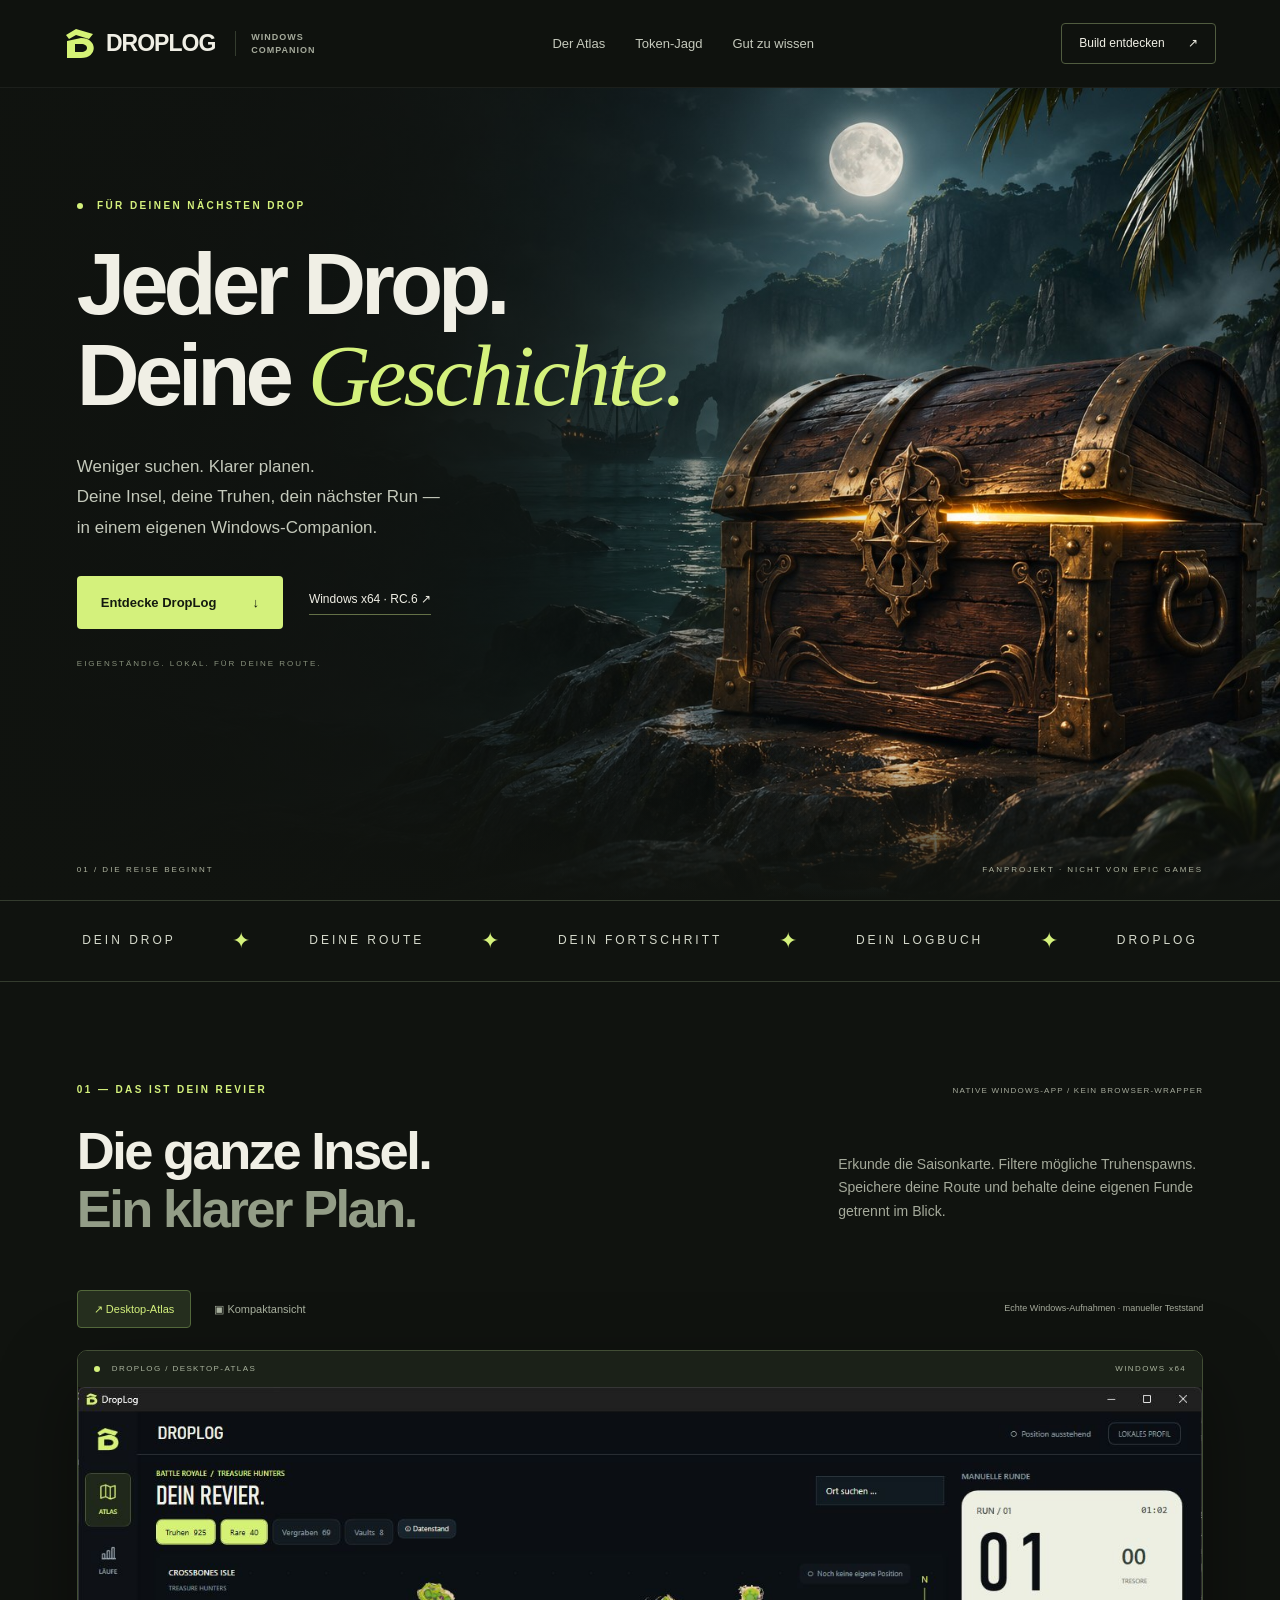
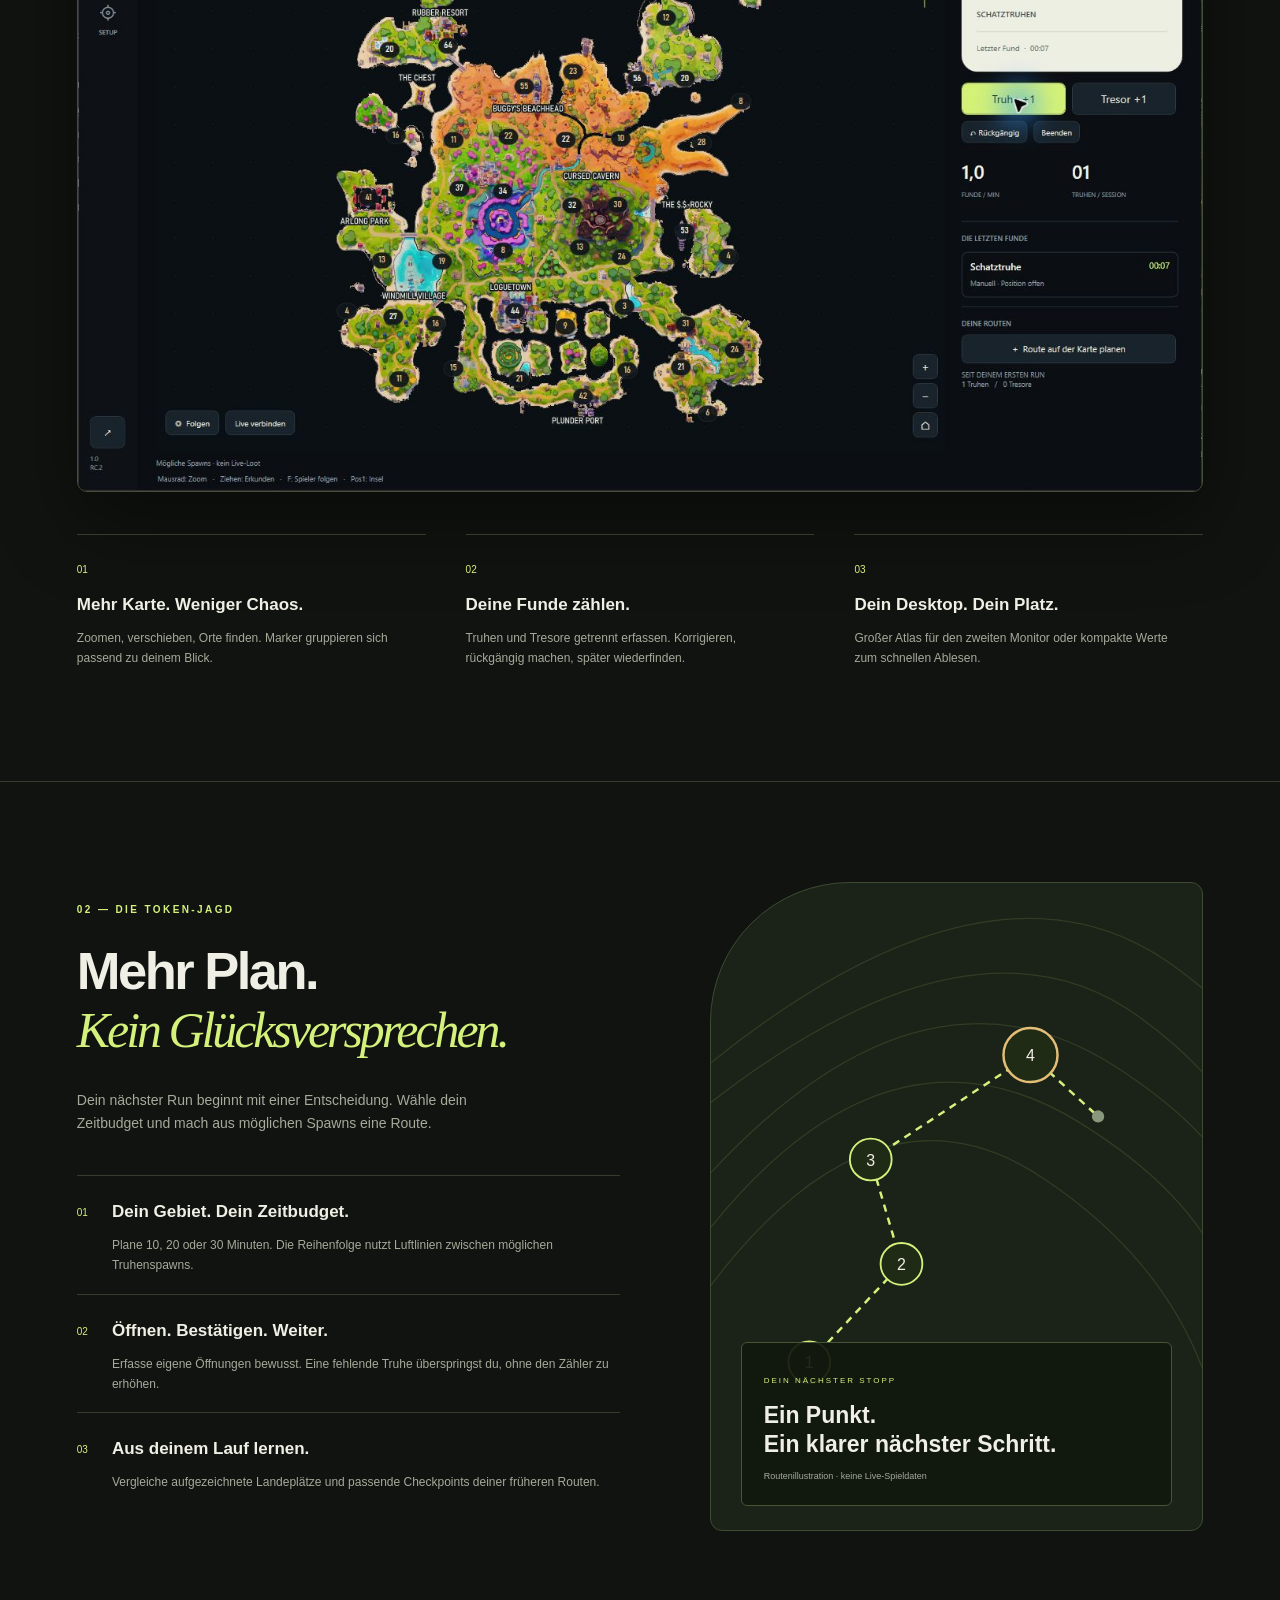
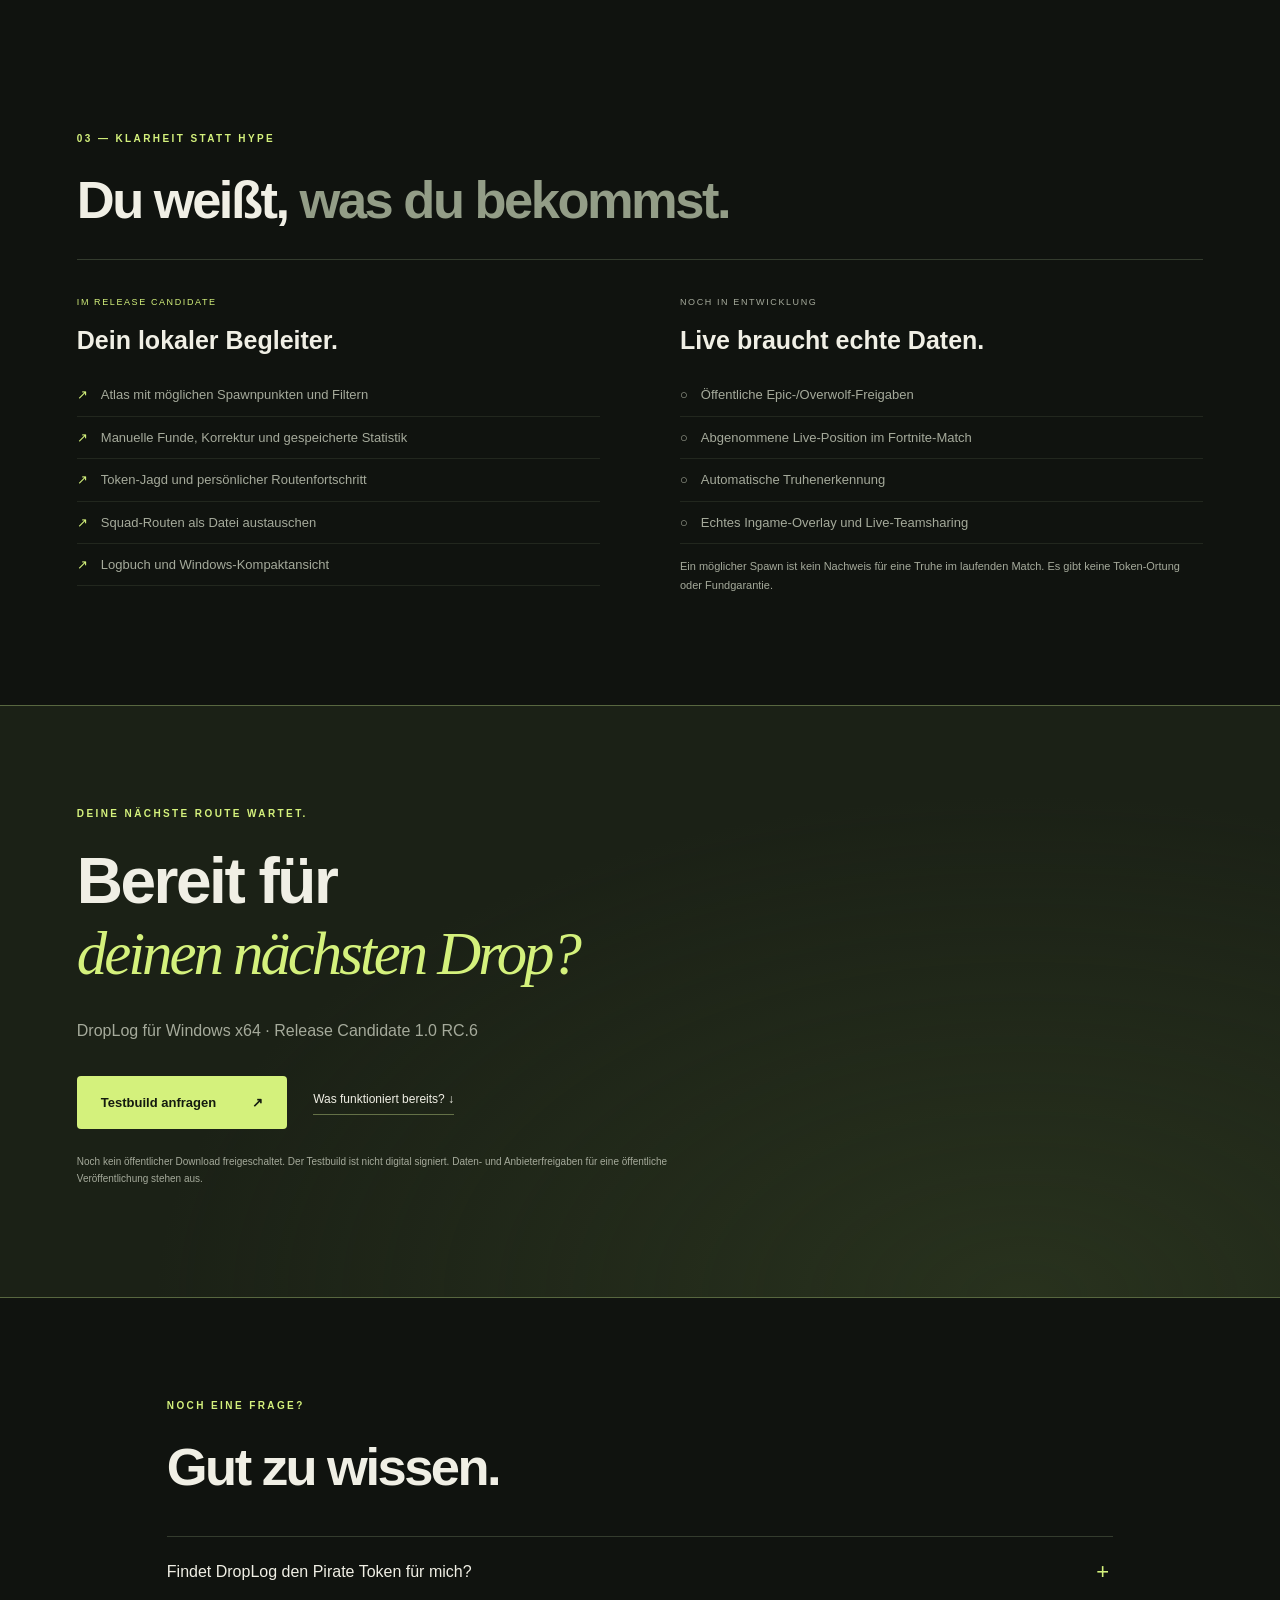
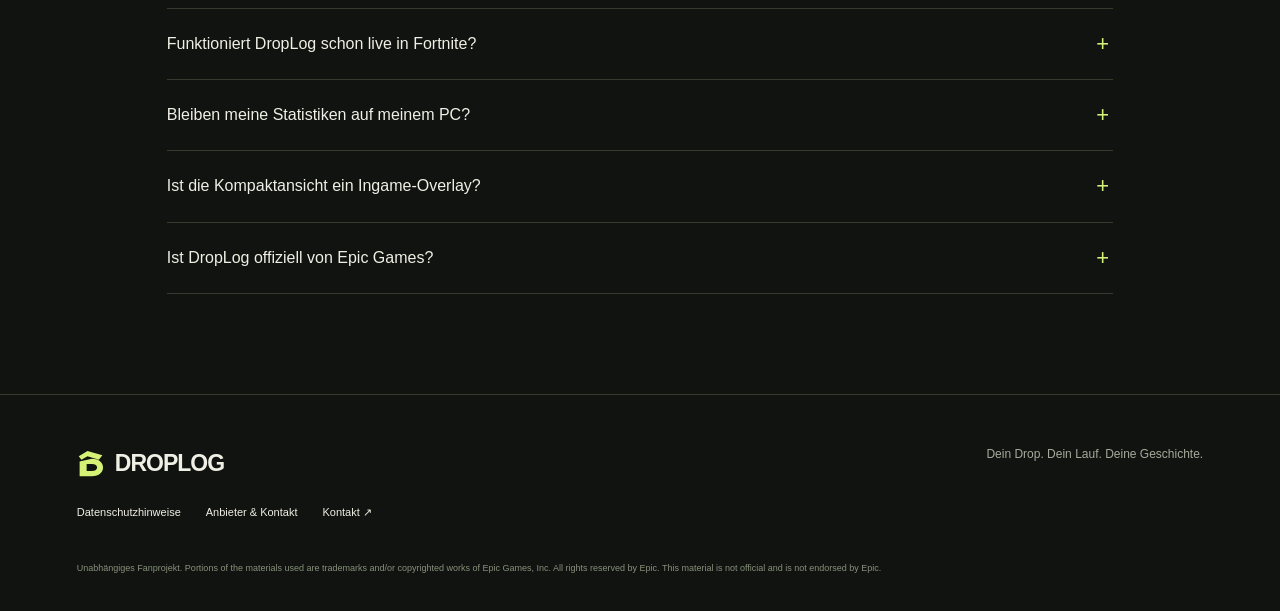
<file: website/index.html>
<!doctype html>
<html lang="de"><head><meta charset="utf-8"><meta name="viewport" content="width=device-width,initial-scale=1"><meta name="theme-color" content="#10130f"><meta name="description" content="DropLog – dein Windows-Companion für Fortnite. Plane deine Token-Jagd, behalte Truhen und Routen im Blick und mach deinen nächsten Drop zu deinem eigenen."><title>DropLog — Jeder Drop eine Geschichte.</title><link rel="icon" href="assets/logo.svg" type="image/svg+xml"><link rel="stylesheet" href="style.css"><script src="app.js" defer></script></head>
<body><a class="skip" href="#inhalt">Zum Inhalt</a>
<header class="nav"><a class="brand" href="#"><img src="assets/logo.svg" width="32" height="32" alt="">DROPLOG<span>WINDOWS COMPANION</span></a><nav aria-label="Hauptnavigation"><a href="#atlas">Der Atlas</a><a href="#jagd">Token-Jagd</a><a href="#fragen">Gut zu wissen</a></nav><a class="nav-cta" href="#download">Build entdecken <span>↗</span></a></header>
<main id="inhalt"><section class="hero"><img class="hero-art" src="assets/cove.jpg" alt="Eine Schatztruhe mit schmalem goldenem Lichtspalt in einer mondbeleuchteten Piratenbucht" fetchpriority="high"><div class="hero-shade"></div><div class="hero-content"><p class="eyebrow"><span class="live-dot"></span> FÜR DEINEN NÄCHSTEN DROP</p><h1>Jeder Drop.<br>Deine <em>Geschichte.</em></h1><p class="hero-copy">Weniger suchen. Klarer planen.<br>Deine Insel, deine Truhen, dein nächster Run —<br>in einem eigenen Windows-Companion.</p><div class="actions"><a class="button primary" href="#atlas">Entdecke DropLog <span>↓</span></a><a class="text-link" href="#download">Windows x64 · RC.6 ↗</a></div><p class="hero-note">EIGENSTÄNDIG. LOKAL. FÜR DEINE ROUTE.</p></div><div class="hero-caption"><span>01 / DIE REISE BEGINNT</span><span>FANPROJEKT · NICHT VON EPIC GAMES</span></div></section>
<div class="ticker" aria-label="Produktübersicht"><span>DEIN DROP</span><b>✦</b><span>DEINE ROUTE</span><b>✦</b><span>DEIN FORTSCHRITT</span><b>✦</b><span>DEIN LOGBUCH</span><b>✦</b><span>DROPLOG</span></div>
<section class="section atlas" id="atlas"><div class="section-top"><p class="eyebrow">01 — DAS IST DEIN REVIER</p><span class="small-label">NATIVE WINDOWS-APP / KEIN BROWSER-WRAPPER</span></div><div class="split-title"><h2>Die ganze Insel.<br><span>Ein klarer Plan.</span></h2><p>Erkunde die Saisonkarte. Filtere mögliche Truhenspawns. Speichere deine Route und behalte deine eigenen Funde getrennt im Blick.</p></div><div class="view-switch" role="group" aria-label="Produktansicht"><button aria-pressed="true" data-view="desktop">↗ Desktop-Atlas</button><button aria-pressed="false" data-view="compact">▣ Kompaktansicht</button><span>Echte Windows-Aufnahmen · manueller Teststand</span></div><div class="product-frame"><div class="frame-bar"><i></i><span id="frame-title">DROPLOG / DESKTOP-ATLAS</span><span>WINDOWS x64</span></div><div class="product-image"><img id="product-shot" src="assets/desktop.jpg" alt="DropLog-Desktop mit Saisonkarte und einem manuell erfassten Testfund" loading="lazy"></div></div><div class="feature-strip"><article><span>01</span><h3>Mehr Karte. Weniger Chaos.</h3><p>Zoomen, verschieben, Orte finden. Marker gruppieren sich passend zu deinem Blick.</p></article><article><span>02</span><h3>Deine Funde zählen.</h3><p>Truhen und Tresore getrennt erfassen. Korrigieren, rückgängig machen, später wiederfinden.</p></article><article><span>03</span><h3>Dein Desktop. Dein Platz.</h3><p>Großer Atlas für den zweiten Monitor oder kompakte Werte zum schnellen Ablesen.</p></article></div></section>
<section class="hunt section" id="jagd"><div><p class="eyebrow">02 — DIE TOKEN-JAGD</p><h2>Mehr Plan.<br><em>Kein Glücksversprechen.</em></h2><p class="lead">Dein nächster Run beginnt mit einer Entscheidung. Wähle dein Zeitbudget und mach aus möglichen Spawns eine Route.</p><ol class="hunt-steps"><li><span>01</span><div><h3>Dein Gebiet. Dein Zeitbudget.</h3><p>Plane 10, 20 oder 30 Minuten. Die Reihenfolge nutzt Luftlinien zwischen möglichen Truhenspawns.</p></div></li><li><span>02</span><div><h3>Öffnen. Bestätigen. Weiter.</h3><p>Erfasse eigene Öffnungen bewusst. Eine fehlende Truhe überspringst du, ohne den Zähler zu erhöhen.</p></div></li><li><span>03</span><div><h3>Aus deinem Lauf lernen.</h3><p>Vergleiche aufgezeichnete Landeplätze und passende Checkpoints deiner früheren Routen.</p></div></li></ol></div><aside class="route-art" aria-label="Illustration des Routenablaufs, keine echte Spielkarte"><div class="route-grid"></div><svg viewBox="0 0 400 520" aria-hidden="true"><path class="contour" d="M-40 180Q220-50 380 70T460 300M-50 220Q200 0 350 110T420 350M-30 270Q160 40 330 150T420 390M-30 320Q130 90 300 195T420 450M-30 370Q120 140 270 240T420 510"/><path class="route-path" d="M80 390L155 310L130 225L260 140L315 190"/><g class="route-points"><circle cx="80" cy="390" r="17"/><circle cx="155" cy="310" r="17"/><circle cx="130" cy="225" r="17"/><circle cx="260" cy="140" r="22"/></g><g class="route-numbers"><text x="80" y="395">1</text><text x="155" y="315">2</text><text x="130" y="230">3</text><text x="260" y="145">4</text></g><circle cx="315" cy="190" r="5" fill="#89977d"/></svg><div class="route-callout"><span>DEIN NÄCHSTER STOPP</span><strong>Ein Punkt.<br>Ein klarer nächster Schritt.</strong><p>Routenillustration · keine Live-Spieldaten</p></div></aside></section>
<section class="section reality"><p class="eyebrow">03 — KLARHEIT STATT HYPE</p><h2>Du weißt, <span>was du bekommst.</span></h2><div class="status-columns"><article><p class="status-tag">IM RELEASE CANDIDATE</p><h3>Dein lokaler Begleiter.</h3><ul><li>Atlas mit möglichen Spawnpunkten und Filtern</li><li>Manuelle Funde, Korrektur und gespeicherte Statistik</li><li>Token-Jagd und persönlicher Routenfortschritt</li><li>Squad-Routen als Datei austauschen</li><li>Logbuch und Windows-Kompaktansicht</li></ul></article><article><p class="status-tag muted">NOCH IN ENTWICKLUNG</p><h3>Live braucht echte Daten.</h3><ul><li>Öffentliche Epic-/Overwolf-Freigaben</li><li>Abgenommene Live-Position im Fortnite-Match</li><li>Automatische Truhenerkennung</li><li>Echtes Ingame-Overlay und Live-Teamsharing</li></ul><p class="fine">Ein möglicher Spawn ist kein Nachweis für eine Truhe im laufenden Match. Es gibt keine Token-Ortung oder Fundgarantie.</p></article></div></section>
<section class="download section" id="download"><p class="eyebrow">DEINE NÄCHSTE ROUTE WARTET.</p><h2>Bereit für<br><em>deinen nächsten Drop?</em></h2><p>DropLog für Windows x64 · Release Candidate 1.0 RC.6</p><div class="actions"><a id="download-link" class="button primary" href="mailto:traceyinworks@gmail.com?subject=DropLog%20RC.6%20Testbuild">Testbuild anfragen <span>↗</span></a><a id="source-link" class="text-link" href="#fragen">Was funktioniert bereits? ↓</a></div><p class="fine" id="download-note">Noch kein öffentlicher Download freigeschaltet. Der Testbuild ist nicht digital signiert. Daten- und Anbieterfreigaben für eine öffentliche Veröffentlichung stehen aus.</p></section>
<section class="section faq" id="fragen"><p class="eyebrow">NOCH EINE FRAGE?</p><h2>Gut zu wissen.</h2><details><summary>Findet DropLog den Pirate Token für mich?</summary><p>DropLog sagt keine Zufallsdrops voraus. Die Token-Jagd hilft beim Planen möglicher Truhenspawns und beim Vergleichen deiner eigenen Aufzeichnungen. Sie garantiert weder einen Spawn noch einen Token.</p></details><details><summary>Funktioniert DropLog schon live in Fortnite?</summary><p>Der manuelle Windows-Kern funktioniert. Epic-Login und der Overwolf-Positionsadapter sind technisch vorbereitet, aber die erforderlichen Freigaben und echte Match-Abnahme fehlen. Automatische Erfassung und Ingame-Overlay sind nicht als fertige Funktionen aktiviert.</p></details><details><summary>Bleiben meine Statistiken auf meinem PC?</summary><p>Das lokale Journal speichert Runden, Funde und Routen auf deinem Windows-Konto. Der aktuelle manuelle Kern verwendet keine Telemetrie. Webseitenhosting und eine spätere Epic-Anmeldung sind davon getrennte Datenpfade.</p></details><details><summary>Ist die Kompaktansicht ein Ingame-Overlay?</summary><p>Die aktuelle Kompaktansicht ist ein eigenes Windows-Desktopfenster. Ein freigegebenes Ingame-Overlay befindet sich noch nicht im ausgelieferten Funktionsumfang.</p></details><details><summary>Ist DropLog offiziell von Epic Games?</summary><p>Nein. DropLog ist ein unabhängiges Fanprojekt und wird nicht von Epic Games unterstützt oder genehmigt. Fortnite-Material und Marken gehören den jeweiligen Rechteinhabern.</p></details></section></main>
<footer><a class="brand" href="#"><img src="assets/logo.svg" width="28" height="28" alt="">DROPLOG</a><p>Dein Drop. Dein Lauf. Deine Geschichte.</p><div><a href="privacy.html">Datenschutzhinweise</a><a href="legal.html">Anbieter & Kontakt</a><a href="mailto:traceyinworks@gmail.com">Kontakt ↗</a></div><small>Unabhängiges Fanprojekt. Portions of the materials used are trademarks and/or copyrighted works of Epic Games, Inc. All rights reserved by Epic. This material is not official and is not endorsed by Epic.</small></footer></body></html>
</file>
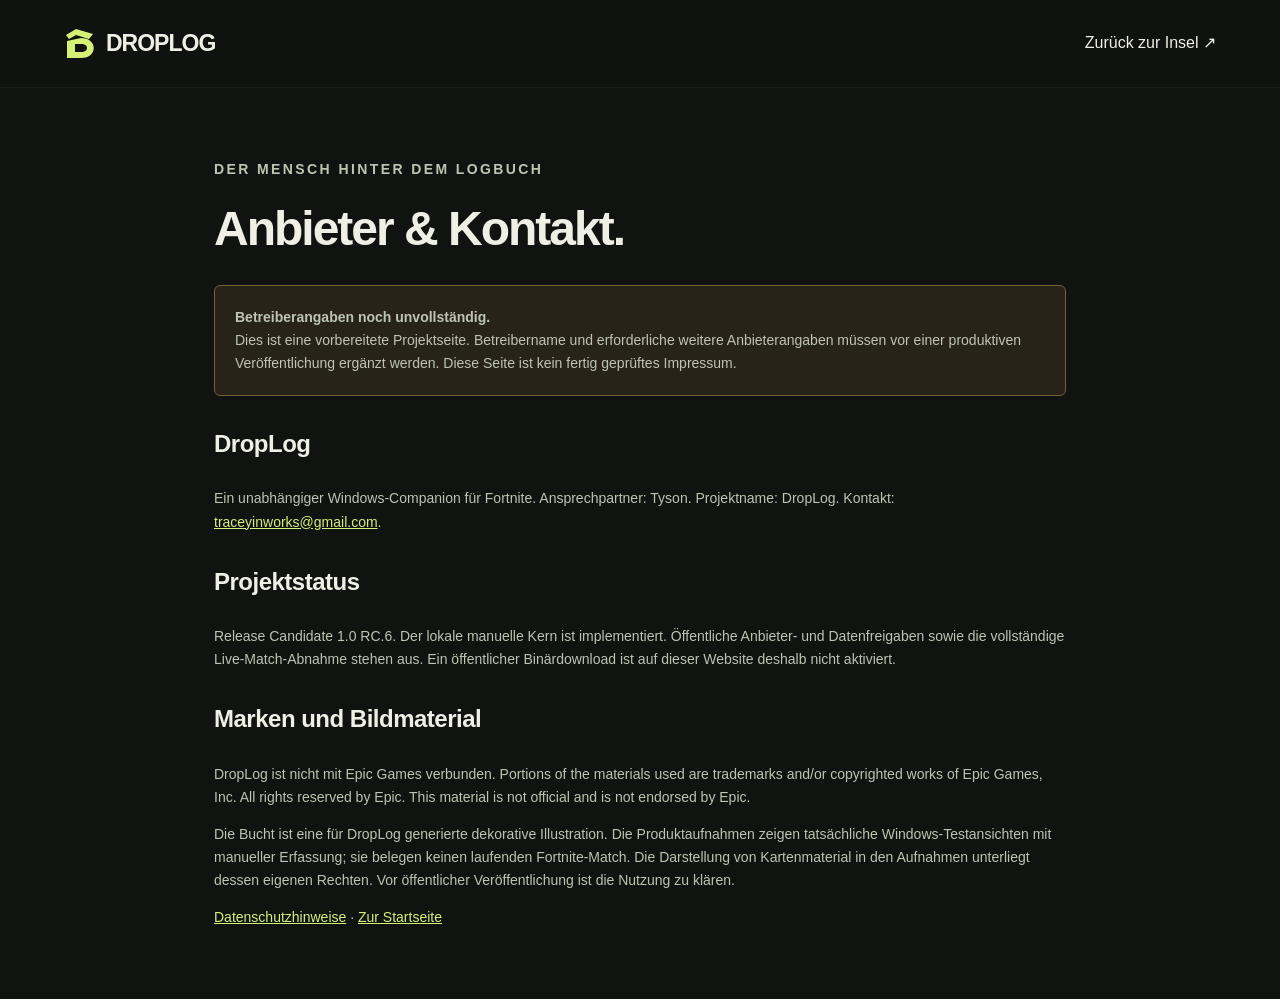
<file: website/legal.html>
<!doctype html><html lang="de"><head><meta charset="utf-8"><meta name="viewport" content="width=device-width,initial-scale=1"><meta name="robots" content="noindex"><title>Anbieter & Kontakt — DropLog</title><link rel="icon" href="assets/logo.svg"><link rel="stylesheet" href="style.css"></head><body><header class="nav"><a class="brand" href="index.html"><img src="assets/logo.svg" width="32" height="32" alt="">DROPLOG</a><a href="index.html">Zurück zur Insel ↗</a></header><main class="legal"><p class="eyebrow">DER MENSCH HINTER DEM LOGBUCH</p><h1>Anbieter & Kontakt.</h1><p class="notice"><strong>Betreiberangaben noch unvollständig.</strong><br>Dies ist eine vorbereitete Projektseite. Betreibername und erforderliche weitere Anbieterangaben müssen vor einer produktiven Veröffentlichung ergänzt werden. Diese Seite ist kein fertig geprüftes Impressum.</p><h2>DropLog</h2><p>Ein unabhängiger Windows-Companion für Fortnite. Ansprechpartner: Tyson. Projektname: DropLog. Kontakt: <a href="mailto:traceyinworks@gmail.com">traceyinworks@gmail.com</a>.</p><h2>Projektstatus</h2><p>Release Candidate 1.0 RC.6. Der lokale manuelle Kern ist implementiert. Öffentliche Anbieter- und Datenfreigaben sowie die vollständige Live-Match-Abnahme stehen aus. Ein öffentlicher Binärdownload ist auf dieser Website deshalb nicht aktiviert.</p><h2>Marken und Bildmaterial</h2><p>DropLog ist nicht mit Epic Games verbunden. Portions of the materials used are trademarks and/or copyrighted works of Epic Games, Inc. All rights reserved by Epic. This material is not official and is not endorsed by Epic.</p><p>Die Bucht ist eine für DropLog generierte dekorative Illustration. Die Produktaufnahmen zeigen tatsächliche Windows-Testansichten mit manueller Erfassung; sie belegen keinen laufenden Fortnite-Match. Die Darstellung von Kartenmaterial in den Aufnahmen unterliegt dessen eigenen Rechten. Vor öffentlicher Veröffentlichung ist die Nutzung zu klären.</p><p><a href="privacy.html">Datenschutzhinweise</a> · <a href="index.html">Zur Startseite</a></p></main></body></html>
</file>
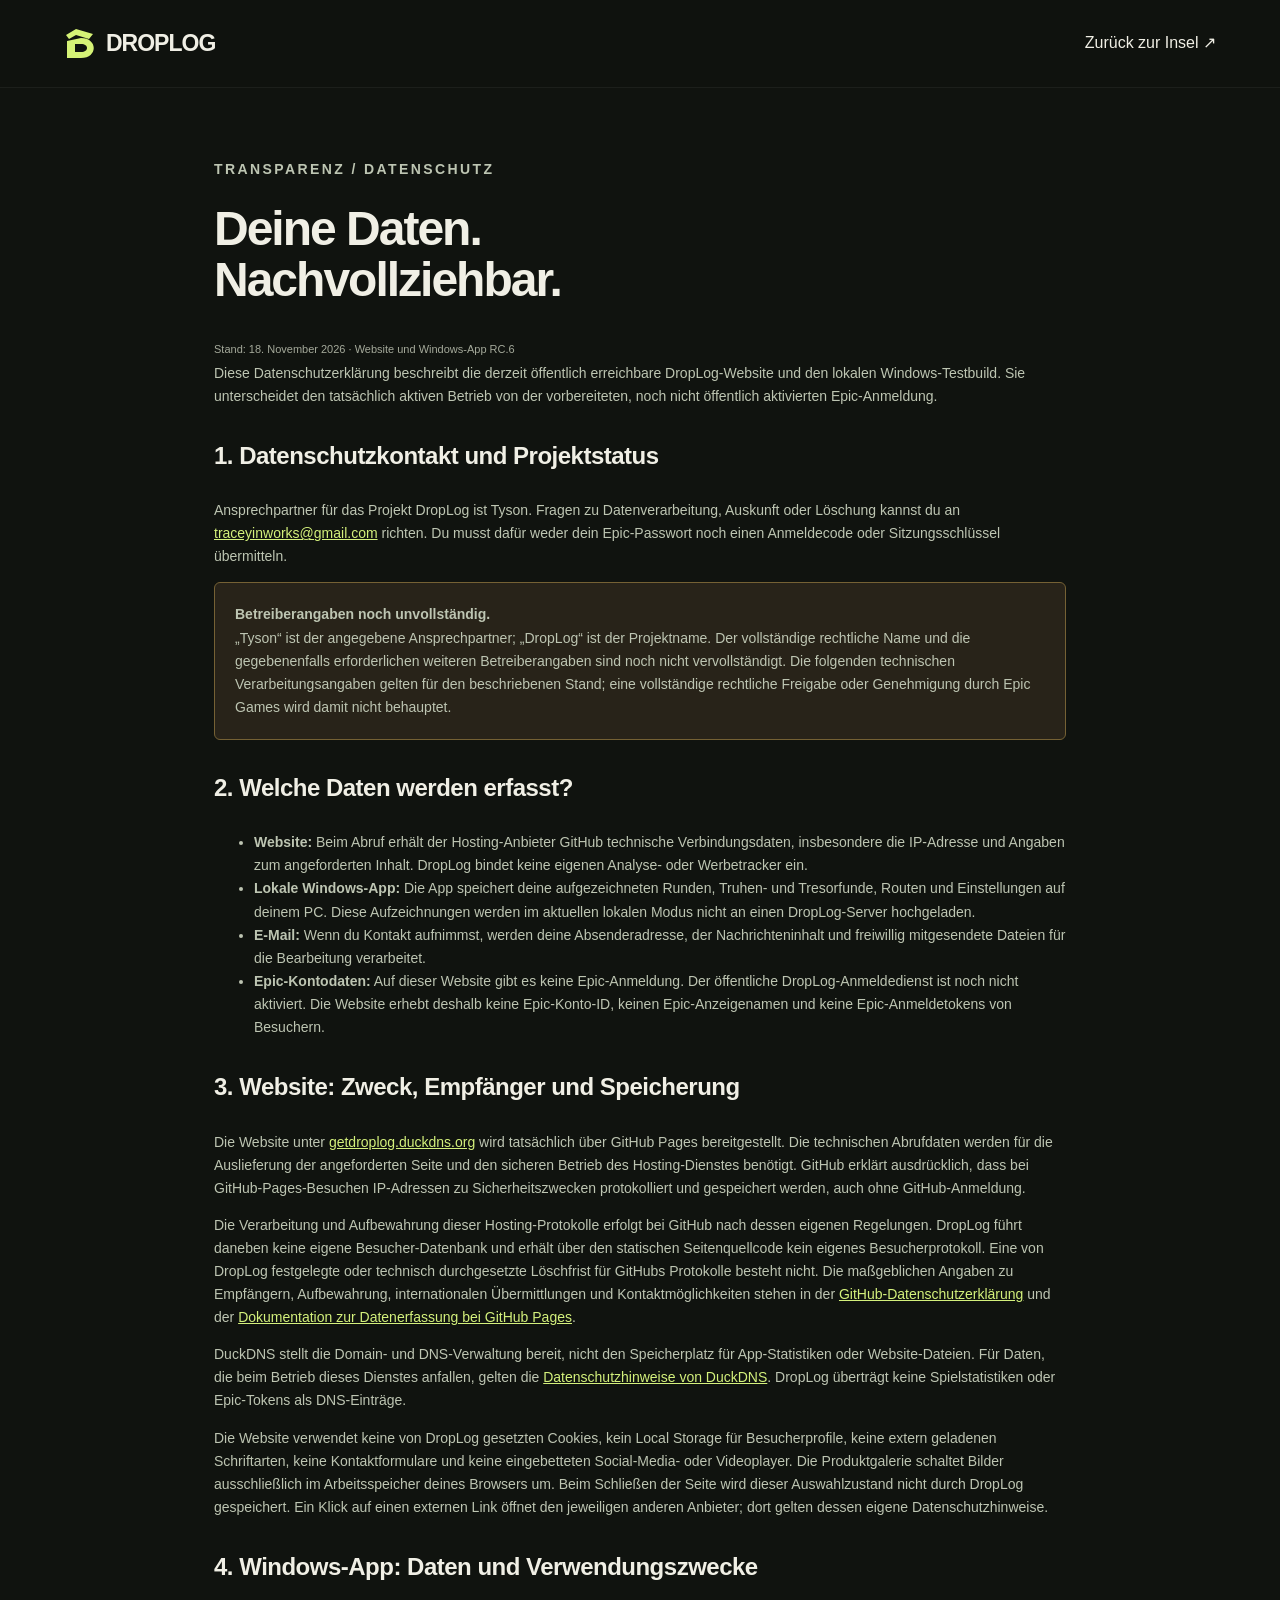
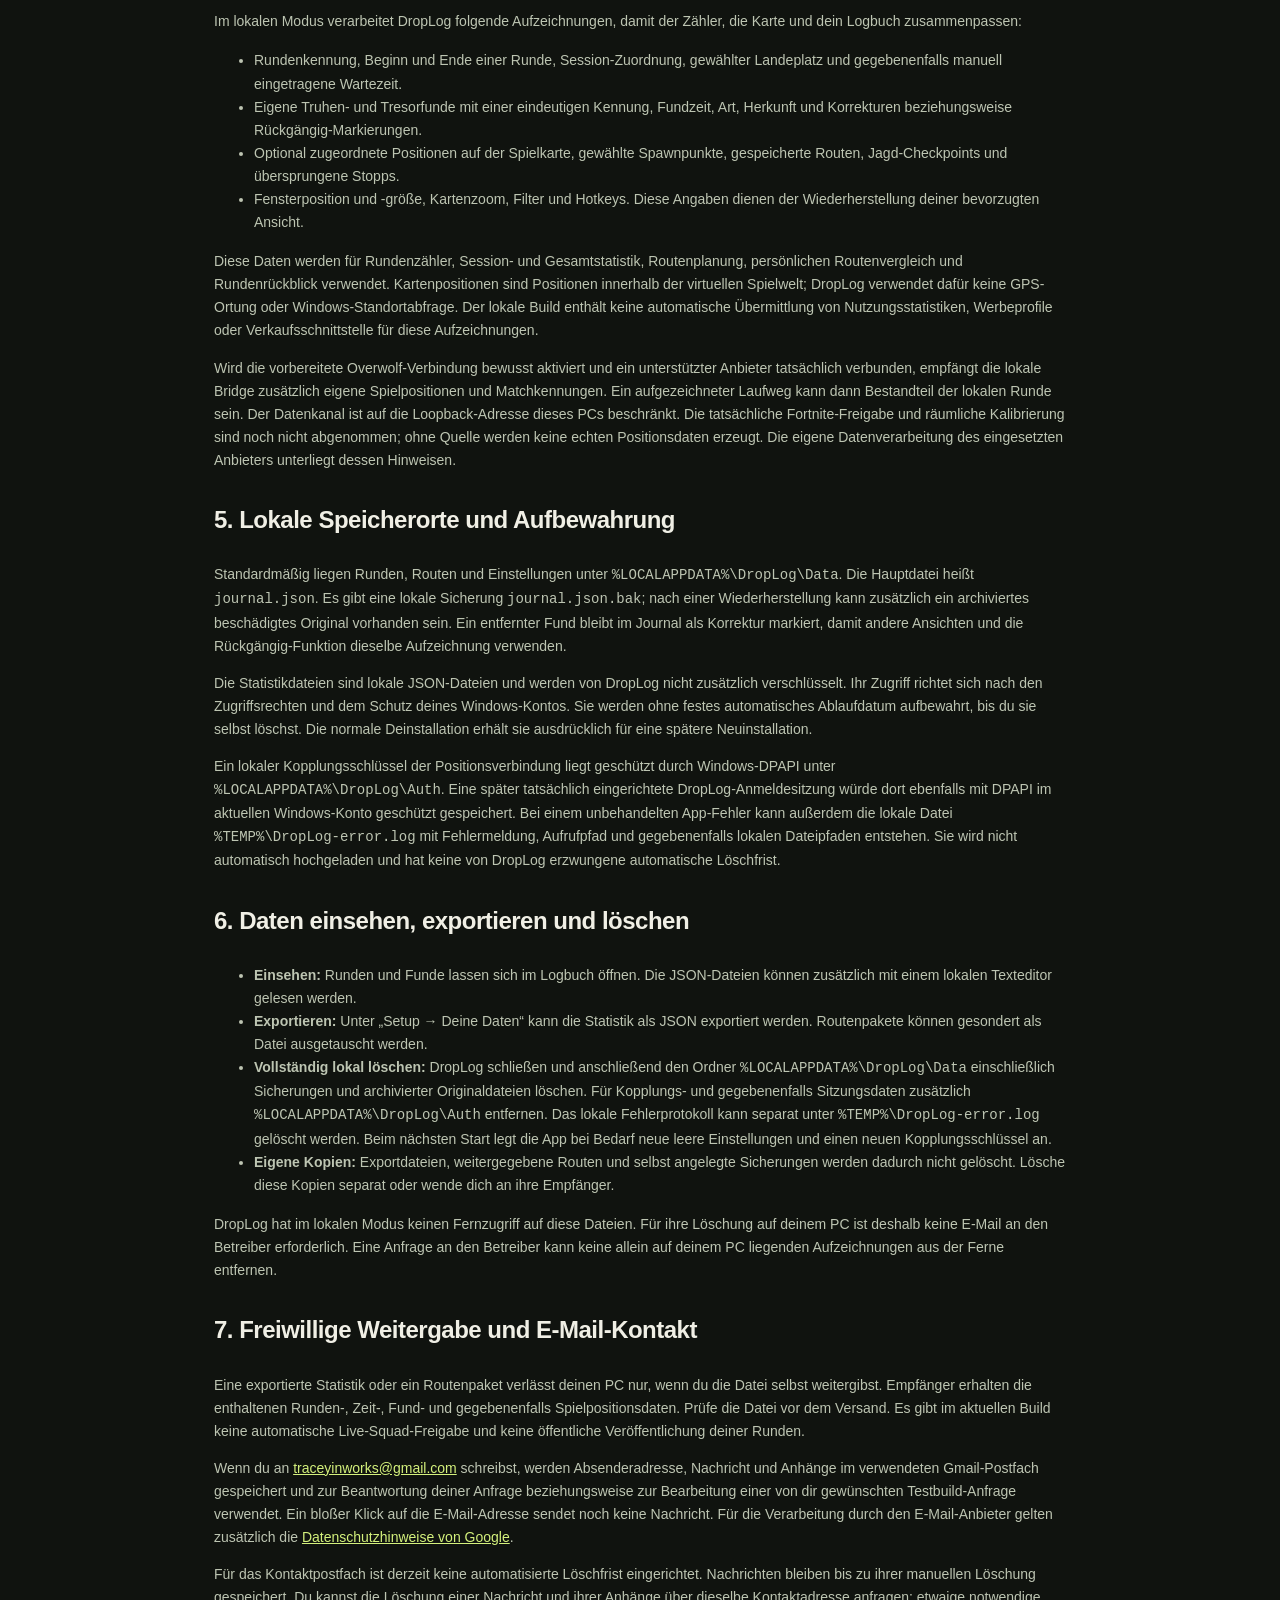
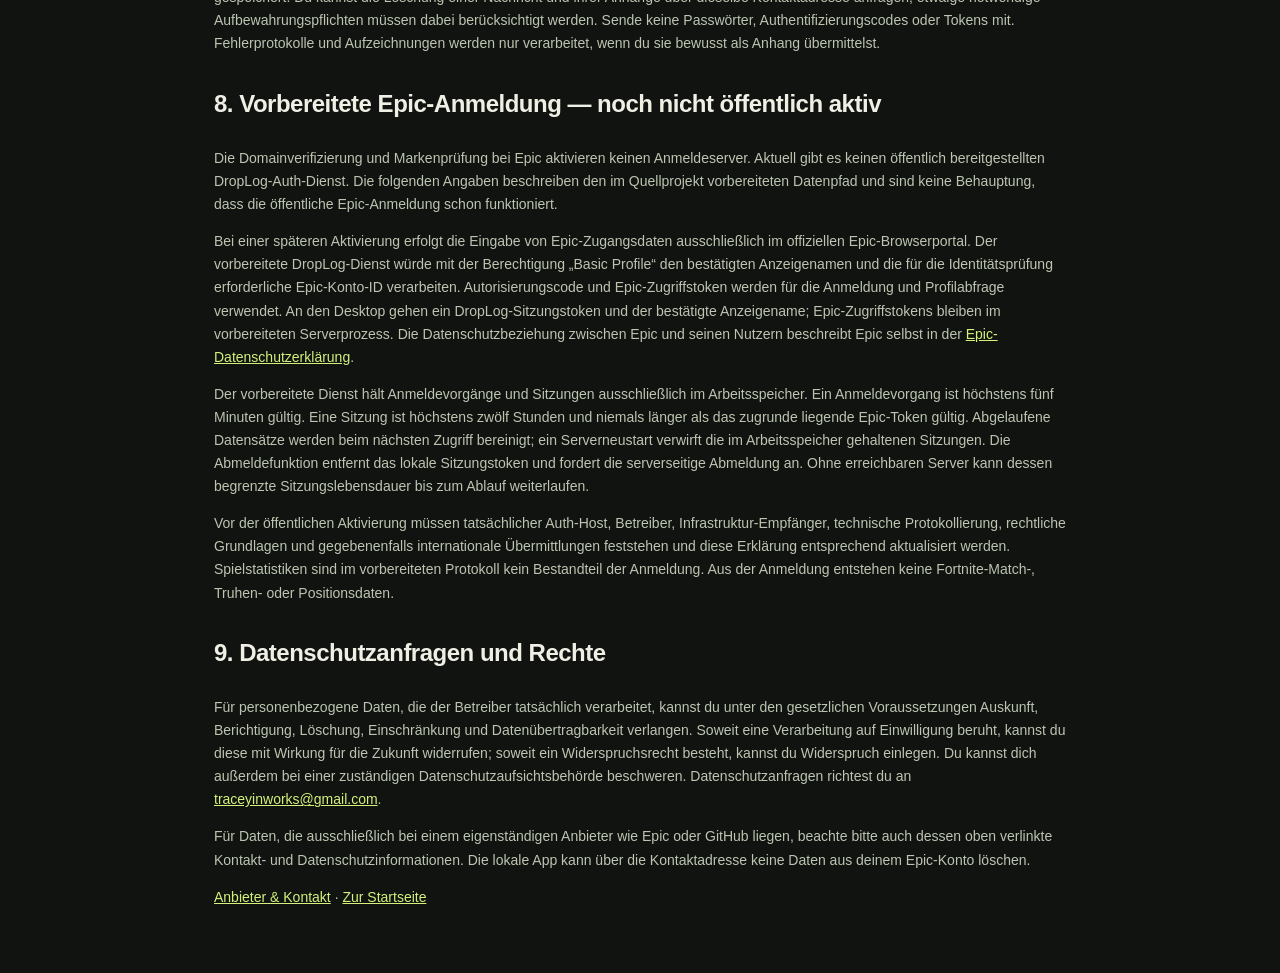
<file: website/privacy.html>
<!doctype html>
<html lang="de">
<head>
  <meta charset="utf-8">
  <meta name="viewport" content="width=device-width,initial-scale=1">
  <meta name="robots" content="noindex">
  <meta name="description" content="Welche Daten DropLog verarbeitet, wofür sie verwendet werden, wo sie gespeichert bleiben und wie du sie einsehen oder löschen kannst.">
  <title>Datenschutzerklärung — DropLog</title>
  <link rel="icon" href="assets/logo.svg">
  <link rel="stylesheet" href="style.css">
</head>
<body>
<a class="skip" href="#datenschutz">Zum Datenschutztext</a>
<header class="nav">
  <a class="brand" href="index.html"><img src="assets/logo.svg" width="32" height="32" alt="">DROPLOG</a>
  <a href="index.html">Zurück zur Insel ↗</a>
</header>
<main class="legal" id="datenschutz">
  <p class="eyebrow">TRANSPARENZ / DATENSCHUTZ</p>
  <h1>Deine Daten.<br>Nachvollziehbar.</h1>
  <time datetime="2026-11-18">Stand: 18. November 2026 · Website und Windows-App RC.6</time>
  <p>Diese Datenschutzerklärung beschreibt die derzeit öffentlich erreichbare DropLog-Website und den lokalen Windows-Testbuild. Sie unterscheidet den tatsächlich aktiven Betrieb von der vorbereiteten, noch nicht öffentlich aktivierten Epic-Anmeldung.</p>

  <h2>1. Datenschutzkontakt und Projektstatus</h2>
  <p>Ansprechpartner für das Projekt DropLog ist Tyson. Fragen zu Datenverarbeitung, Auskunft oder Löschung kannst du an <a href="mailto:traceyinworks@gmail.com?subject=DropLog%20Datenschutz">traceyinworks@gmail.com</a> richten. Du musst dafür weder dein Epic-Passwort noch einen Anmeldecode oder Sitzungsschlüssel übermitteln.</p>
  <p class="notice"><strong>Betreiberangaben noch unvollständig.</strong><br>„Tyson“ ist der angegebene Ansprechpartner; „DropLog“ ist der Projektname. Der vollständige rechtliche Name und die gegebenenfalls erforderlichen weiteren Betreiberangaben sind noch nicht vervollständigt. Die folgenden technischen Verarbeitungsangaben gelten für den beschriebenen Stand; eine vollständige rechtliche Freigabe oder Genehmigung durch Epic Games wird damit nicht behauptet.</p>

  <h2>2. Welche Daten werden erfasst?</h2>
  <ul>
    <li><strong>Website:</strong> Beim Abruf erhält der Hosting-Anbieter GitHub technische Verbindungsdaten, insbesondere die IP-Adresse und Angaben zum angeforderten Inhalt. DropLog bindet keine eigenen Analyse- oder Werbetracker ein.</li>
    <li><strong>Lokale Windows-App:</strong> Die App speichert deine aufgezeichneten Runden, Truhen- und Tresorfunde, Routen und Einstellungen auf deinem PC. Diese Aufzeichnungen werden im aktuellen lokalen Modus nicht an einen DropLog-Server hochgeladen.</li>
    <li><strong>E-Mail:</strong> Wenn du Kontakt aufnimmst, werden deine Absenderadresse, der Nachrichteninhalt und freiwillig mitgesendete Dateien für die Bearbeitung verarbeitet.</li>
    <li><strong>Epic-Kontodaten:</strong> Auf dieser Website gibt es keine Epic-Anmeldung. Der öffentliche DropLog-Anmeldedienst ist noch nicht aktiviert. Die Website erhebt deshalb keine Epic-Konto-ID, keinen Epic-Anzeigenamen und keine Epic-Anmeldetokens von Besuchern.</li>
  </ul>

  <h2>3. Website: Zweck, Empfänger und Speicherung</h2>
  <p>Die Website unter <a href="https://getdroplog.duckdns.org/">getdroplog.duckdns.org</a> wird tatsächlich über GitHub Pages bereitgestellt. Die technischen Abrufdaten werden für die Auslieferung der angeforderten Seite und den sicheren Betrieb des Hosting-Dienstes benötigt. GitHub erklärt ausdrücklich, dass bei GitHub-Pages-Besuchen IP-Adressen zu Sicherheitszwecken protokolliert und gespeichert werden, auch ohne GitHub-Anmeldung.</p>
  <p>Die Verarbeitung und Aufbewahrung dieser Hosting-Protokolle erfolgt bei GitHub nach dessen eigenen Regelungen. DropLog führt daneben keine eigene Besucher-Datenbank und erhält über den statischen Seitenquellcode kein eigenes Besucherprotokoll. Eine von DropLog festgelegte oder technisch durchgesetzte Löschfrist für GitHubs Protokolle besteht nicht. Die maßgeblichen Angaben zu Empfängern, Aufbewahrung, internationalen Übermittlungen und Kontaktmöglichkeiten stehen in der <a href="https://docs.github.com/en/site-policy/privacy-policies/github-general-privacy-statement" rel="noopener noreferrer">GitHub-Datenschutzerklärung</a> und der <a href="https://docs.github.com/en/pages/getting-started-with-github-pages/what-is-github-pages#data-collection" rel="noopener noreferrer">Dokumentation zur Datenerfassung bei GitHub Pages</a>.</p>
  <p>DuckDNS stellt die Domain- und DNS-Verwaltung bereit, nicht den Speicherplatz für App-Statistiken oder Website-Dateien. Für Daten, die beim Betrieb dieses Dienstes anfallen, gelten die <a href="https://www.duckdns.org/pp.jsp" rel="noopener noreferrer">Datenschutzhinweise von DuckDNS</a>. DropLog überträgt keine Spielstatistiken oder Epic-Tokens als DNS-Einträge.</p>
  <p>Die Website verwendet keine von DropLog gesetzten Cookies, kein Local Storage für Besucherprofile, keine extern geladenen Schriftarten, keine Kontaktformulare und keine eingebetteten Social-Media- oder Videoplayer. Die Produktgalerie schaltet Bilder ausschließlich im Arbeitsspeicher deines Browsers um. Beim Schließen der Seite wird dieser Auswahlzustand nicht durch DropLog gespeichert. Ein Klick auf einen externen Link öffnet den jeweiligen anderen Anbieter; dort gelten dessen eigene Datenschutzhinweise.</p>

  <h2>4. Windows-App: Daten und Verwendungszwecke</h2>
  <p>Im lokalen Modus verarbeitet DropLog folgende Aufzeichnungen, damit der Zähler, die Karte und dein Logbuch zusammenpassen:</p>
  <ul>
    <li>Rundenkennung, Beginn und Ende einer Runde, Session-Zuordnung, gewählter Landeplatz und gegebenenfalls manuell eingetragene Wartezeit.</li>
    <li>Eigene Truhen- und Tresorfunde mit einer eindeutigen Kennung, Fundzeit, Art, Herkunft und Korrekturen beziehungsweise Rückgängig-Markierungen.</li>
    <li>Optional zugeordnete Positionen auf der Spielkarte, gewählte Spawnpunkte, gespeicherte Routen, Jagd-Checkpoints und übersprungene Stopps.</li>
    <li>Fensterposition und -größe, Kartenzoom, Filter und Hotkeys. Diese Angaben dienen der Wiederherstellung deiner bevorzugten Ansicht.</li>
  </ul>
  <p>Diese Daten werden für Rundenzähler, Session- und Gesamtstatistik, Routenplanung, persönlichen Routenvergleich und Rundenrückblick verwendet. Kartenpositionen sind Positionen innerhalb der virtuellen Spielwelt; DropLog verwendet dafür keine GPS-Ortung oder Windows-Standortabfrage. Der lokale Build enthält keine automatische Übermittlung von Nutzungsstatistiken, Werbeprofile oder Verkaufsschnittstelle für diese Aufzeichnungen.</p>
  <p>Wird die vorbereitete Overwolf-Verbindung bewusst aktiviert und ein unterstützter Anbieter tatsächlich verbunden, empfängt die lokale Bridge zusätzlich eigene Spielpositionen und Matchkennungen. Ein aufgezeichneter Laufweg kann dann Bestandteil der lokalen Runde sein. Der Datenkanal ist auf die Loopback-Adresse dieses PCs beschränkt. Die tatsächliche Fortnite-Freigabe und räumliche Kalibrierung sind noch nicht abgenommen; ohne Quelle werden keine echten Positionsdaten erzeugt. Die eigene Datenverarbeitung des eingesetzten Anbieters unterliegt dessen Hinweisen.</p>

  <h2>5. Lokale Speicherorte und Aufbewahrung</h2>
  <p>Standardmäßig liegen Runden, Routen und Einstellungen unter <code>%LOCALAPPDATA%\DropLog\Data</code>. Die Hauptdatei heißt <code>journal.json</code>. Es gibt eine lokale Sicherung <code>journal.json.bak</code>; nach einer Wiederherstellung kann zusätzlich ein archiviertes beschädigtes Original vorhanden sein. Ein entfernter Fund bleibt im Journal als Korrektur markiert, damit andere Ansichten und die Rückgängig-Funktion dieselbe Aufzeichnung verwenden.</p>
  <p>Die Statistikdateien sind lokale JSON-Dateien und werden von DropLog nicht zusätzlich verschlüsselt. Ihr Zugriff richtet sich nach den Zugriffsrechten und dem Schutz deines Windows-Kontos. Sie werden ohne festes automatisches Ablaufdatum aufbewahrt, bis du sie selbst löschst. Die normale Deinstallation erhält sie ausdrücklich für eine spätere Neuinstallation.</p>
  <p>Ein lokaler Kopplungsschlüssel der Positionsverbindung liegt geschützt durch Windows-DPAPI unter <code>%LOCALAPPDATA%\DropLog\Auth</code>. Eine später tatsächlich eingerichtete DropLog-Anmeldesitzung würde dort ebenfalls mit DPAPI im aktuellen Windows-Konto geschützt gespeichert. Bei einem unbehandelten App-Fehler kann außerdem die lokale Datei <code>%TEMP%\DropLog-error.log</code> mit Fehlermeldung, Aufrufpfad und gegebenenfalls lokalen Dateipfaden entstehen. Sie wird nicht automatisch hochgeladen und hat keine von DropLog erzwungene automatische Löschfrist.</p>

  <h2>6. Daten einsehen, exportieren und löschen</h2>
  <ul>
    <li><strong>Einsehen:</strong> Runden und Funde lassen sich im Logbuch öffnen. Die JSON-Dateien können zusätzlich mit einem lokalen Texteditor gelesen werden.</li>
    <li><strong>Exportieren:</strong> Unter „Setup → Deine Daten“ kann die Statistik als JSON exportiert werden. Routenpakete können gesondert als Datei ausgetauscht werden.</li>
    <li><strong>Vollständig lokal löschen:</strong> DropLog schließen und anschließend den Ordner <code>%LOCALAPPDATA%\DropLog\Data</code> einschließlich Sicherungen und archivierter Originaldateien löschen. Für Kopplungs- und gegebenenfalls Sitzungsdaten zusätzlich <code>%LOCALAPPDATA%\DropLog\Auth</code> entfernen. Das lokale Fehlerprotokoll kann separat unter <code>%TEMP%\DropLog-error.log</code> gelöscht werden. Beim nächsten Start legt die App bei Bedarf neue leere Einstellungen und einen neuen Kopplungsschlüssel an.</li>
    <li><strong>Eigene Kopien:</strong> Exportdateien, weitergegebene Routen und selbst angelegte Sicherungen werden dadurch nicht gelöscht. Lösche diese Kopien separat oder wende dich an ihre Empfänger.</li>
  </ul>
  <p>DropLog hat im lokalen Modus keinen Fernzugriff auf diese Dateien. Für ihre Löschung auf deinem PC ist deshalb keine E-Mail an den Betreiber erforderlich. Eine Anfrage an den Betreiber kann keine allein auf deinem PC liegenden Aufzeichnungen aus der Ferne entfernen.</p>

  <h2>7. Freiwillige Weitergabe und E-Mail-Kontakt</h2>
  <p>Eine exportierte Statistik oder ein Routenpaket verlässt deinen PC nur, wenn du die Datei selbst weitergibst. Empfänger erhalten die enthaltenen Runden-, Zeit-, Fund- und gegebenenfalls Spielpositionsdaten. Prüfe die Datei vor dem Versand. Es gibt im aktuellen Build keine automatische Live-Squad-Freigabe und keine öffentliche Veröffentlichung deiner Runden.</p>
  <p>Wenn du an <a href="mailto:traceyinworks@gmail.com">traceyinworks@gmail.com</a> schreibst, werden Absenderadresse, Nachricht und Anhänge im verwendeten Gmail-Postfach gespeichert und zur Beantwortung deiner Anfrage beziehungsweise zur Bearbeitung einer von dir gewünschten Testbuild-Anfrage verwendet. Ein bloßer Klick auf die E-Mail-Adresse sendet noch keine Nachricht. Für die Verarbeitung durch den E-Mail-Anbieter gelten zusätzlich die <a href="https://policies.google.com/privacy?hl=de" rel="noopener noreferrer">Datenschutzhinweise von Google</a>.</p>
  <p>Für das Kontaktpostfach ist derzeit keine automatisierte Löschfrist eingerichtet. Nachrichten bleiben bis zu ihrer manuellen Löschung gespeichert. Du kannst die Löschung einer Nachricht und ihrer Anhänge über dieselbe Kontaktadresse anfragen; etwaige notwendige Aufbewahrungspflichten müssen dabei berücksichtigt werden. Sende keine Passwörter, Authentifizierungscodes oder Tokens mit. Fehlerprotokolle und Aufzeichnungen werden nur verarbeitet, wenn du sie bewusst als Anhang übermittelst.</p>

  <h2>8. Vorbereitete Epic-Anmeldung — noch nicht öffentlich aktiv</h2>
  <p>Die Domainverifizierung und Markenprüfung bei Epic aktivieren keinen Anmeldeserver. Aktuell gibt es keinen öffentlich bereitgestellten DropLog-Auth-Dienst. Die folgenden Angaben beschreiben den im Quellprojekt vorbereiteten Datenpfad und sind keine Behauptung, dass die öffentliche Epic-Anmeldung schon funktioniert.</p>
  <p>Bei einer späteren Aktivierung erfolgt die Eingabe von Epic-Zugangsdaten ausschließlich im offiziellen Epic-Browserportal. Der vorbereitete DropLog-Dienst würde mit der Berechtigung „Basic Profile“ den bestätigten Anzeigenamen und die für die Identitätsprüfung erforderliche Epic-Konto-ID verarbeiten. Autorisierungscode und Epic-Zugriffstoken werden für die Anmeldung und Profilabfrage verwendet. An den Desktop gehen ein DropLog-Sitzungstoken und der bestätigte Anzeigename; Epic-Zugriffstokens bleiben im vorbereiteten Serverprozess. Die Datenschutzbeziehung zwischen Epic und seinen Nutzern beschreibt Epic selbst in der <a href="https://legal.epicgames.com/epicgames/privacy-policy" rel="noopener noreferrer">Epic-Datenschutzerklärung</a>.</p>
  <p>Der vorbereitete Dienst hält Anmeldevorgänge und Sitzungen ausschließlich im Arbeitsspeicher. Ein Anmeldevorgang ist höchstens fünf Minuten gültig. Eine Sitzung ist höchstens zwölf Stunden und niemals länger als das zugrunde liegende Epic-Token gültig. Abgelaufene Datensätze werden beim nächsten Zugriff bereinigt; ein Serverneustart verwirft die im Arbeitsspeicher gehaltenen Sitzungen. Die Abmeldefunktion entfernt das lokale Sitzungstoken und fordert die serverseitige Abmeldung an. Ohne erreichbaren Server kann dessen begrenzte Sitzungslebensdauer bis zum Ablauf weiterlaufen.</p>
  <p>Vor der öffentlichen Aktivierung müssen tatsächlicher Auth-Host, Betreiber, Infrastruktur-Empfänger, technische Protokollierung, rechtliche Grundlagen und gegebenenfalls internationale Übermittlungen feststehen und diese Erklärung entsprechend aktualisiert werden. Spielstatistiken sind im vorbereiteten Protokoll kein Bestandteil der Anmeldung. Aus der Anmeldung entstehen keine Fortnite-Match-, Truhen- oder Positionsdaten.</p>

  <h2>9. Datenschutzanfragen und Rechte</h2>
  <p>Für personenbezogene Daten, die der Betreiber tatsächlich verarbeitet, kannst du unter den gesetzlichen Voraussetzungen Auskunft, Berichtigung, Löschung, Einschränkung und Datenübertragbarkeit verlangen. Soweit eine Verarbeitung auf Einwilligung beruht, kannst du diese mit Wirkung für die Zukunft widerrufen; soweit ein Widerspruchsrecht besteht, kannst du Widerspruch einlegen. Du kannst dich außerdem bei einer zuständigen Datenschutzaufsichtsbehörde beschweren. Datenschutzanfragen richtest du an <a href="mailto:traceyinworks@gmail.com?subject=DropLog%20Datenschutzanfrage">traceyinworks@gmail.com</a>.</p>
  <p>Für Daten, die ausschließlich bei einem eigenständigen Anbieter wie Epic oder GitHub liegen, beachte bitte auch dessen oben verlinkte Kontakt- und Datenschutzinformationen. Die lokale App kann über die Kontaktadresse keine Daten aus deinem Epic-Konto löschen.</p>

  <p><a href="legal.html">Anbieter & Kontakt</a> · <a href="index.html">Zur Startseite</a></p>
</main>
</body>
</html>
</file>
<file: website/style.css>
:root{--bg:#10130f;--panel:#191e17;--ink:#f0efe5;--muted:#a5aa9b;--lime:#d4f17c;--line:#343c2e;--gold:#e4bd76;color-scheme:dark}*{box-sizing:border-box}html{scroll-behavior:smooth;scroll-padding-top:100px}body{margin:0;background:var(--bg);color:var(--ink);font:16px/1.65 'Segoe UI',Arial,sans-serif}a{color:inherit;text-decoration:none}button{font:inherit;cursor:pointer}a,button,summary{-webkit-tap-highlight-color:transparent}a:focus-visible,button:focus-visible,summary:focus-visible{outline:2px solid var(--lime);outline-offset:6px}::selection{background:var(--lime);color:var(--bg)}.skip{position:fixed;top:-100px;padding:12px;background:var(--lime);color:#111;z-index:20}.skip:focus{top:0}.nav{height:88px;display:flex;align-items:center;justify-content:space-between;gap:30px;padding:0 5%;background:#10130ff5;border-bottom:1px solid #ffffff0e;position:sticky;top:0;z-index:10}.brand{display:flex;gap:10px;align-items:center;font-size:23px;font-weight:800;letter-spacing:-1px}.brand span{font-size:9px;color:var(--muted);max-width:70px;line-height:1.4;letter-spacing:1px;margin-left:10px;border-left:1px solid var(--line);padding-left:15px}.nav nav{display:flex;gap:30px;font-size:13px;color:#c5c9bc}.nav a:hover{color:var(--lime)}.nav-cta{font-size:12px;border:1px solid #505c3f;border-radius:4px;padding:10px 17px}.nav-cta span{margin-left:20px}.hero{min-height:740px;height:calc(100svh - 88px);max-height:1050px;position:relative;isolation:isolate;overflow:hidden}.hero-art,.hero-shade{position:absolute;inset:0;width:100%;height:100%;object-fit:cover;z-index:-2}.hero-art{object-position:65% 57%}.hero-shade{z-index:-1;background:linear-gradient(90deg,#10130ff5 0%,#10130fc9 30%,transparent 72%),linear-gradient(0deg,#10130f 0%,transparent 20%)}.hero-content{max-width:1440px;margin:auto;padding:110px 6% 120px}.eyebrow{font:600 10px/1.6 'Segoe UI',sans-serif;letter-spacing:2.4px;color:var(--lime);margin:0 0 24px}.live-dot{display:inline-block;width:6px;height:6px;border-radius:50%;background:var(--lime);margin-right:9px}h1,h2,h3,p{margin-top:0}h1{font-size:clamp(60px,6.8vw,110px);font-weight:700;letter-spacing:-5px;line-height:1.05;margin-bottom:30px;max-width:810px}em{font-family:Georgia,serif;font-weight:400;color:var(--lime);letter-spacing:-3px}h1 em{white-space:nowrap}.hero-copy{color:#c4c9bb;font-size:17px;line-height:1.8}.actions{display:flex;gap:26px;align-items:center;flex-wrap:wrap;margin-top:32px}.button{display:inline-flex;align-items:center;justify-content:space-between;gap:36px;padding:16px 24px;border-radius:4px;font-size:13px;font-weight:700;transition:transform .18s,background .18s}.primary{background:var(--lime);color:#141a0f}.primary:hover{background:#e6ffa5;transform:translateY(-2px)}.text-link{font-size:12px;border-bottom:1px solid #647147;padding-bottom:4px}.hero-note{font-size:8px;color:#88917c;letter-spacing:2px;margin-top:28px}.hero-caption{position:absolute;bottom:24px;left:6%;right:6%;display:flex;justify-content:space-between;gap:20px;font-size:8px;letter-spacing:2px;color:#aeb39f}.ticker{padding:22px 5%;border-block:1px solid var(--line);display:flex;justify-content:space-around;align-items:center;gap:20px;font-size:12px;letter-spacing:3px;color:#d5d9cb;overflow:hidden;white-space:nowrap}.ticker b{color:var(--lime);font-size:22px;font-weight:400}.section{padding:100px 6%;max-width:1560px;margin:auto}.section-top{display:flex;justify-content:space-between;align-items:baseline;gap:20px}.small-label{font-size:8px;letter-spacing:1.2px;color:var(--muted)}h2{font-size:clamp(40px,4.1vw,65px);line-height:1.1;letter-spacing:-2.5px;margin-bottom:30px}h2 span{color:#939d87}h2 em{font-size:.95em}.split-title{display:flex;justify-content:space-between;gap:70px;align-items:center}.split-title>p{max-width:365px;font-size:14px;color:var(--muted)}.view-switch{display:flex;align-items:center;gap:6px;margin:22px 0}.view-switch button{background:transparent;color:#a8b09e;border:1px solid transparent;padding:9px 16px;border-radius:4px;font-size:11px}.view-switch button[aria-pressed=true]{background:#252e1e;border-color:#53683b;color:var(--lime)}.view-switch>span{margin-left:auto;font-size:9px;color:var(--muted)}.product-frame{background:#080b09;border:1px solid #424e35;border-radius:10px;overflow:hidden;box-shadow:0 30px 80px #0006}.frame-bar{height:36px;display:flex;align-items:center;gap:12px;background:#1b2118;padding:0 16px;font-size:8px;letter-spacing:1.4px;color:#aab49e}.frame-bar i{width:6px;height:6px;background:var(--lime);border-radius:50%}.frame-bar>span:last-child{margin-left:auto}.product-image{min-height:160px;display:grid;place-items:center;background:radial-gradient(ellipse,#283323,#0b0f0b)}.product-image img{display:block;width:100%;height:auto}.product-image.compact{padding:70px 20px;min-height:350px}.product-image.compact img{max-width:580px;border-radius:9px;box-shadow:0 20px 60px #0008}.feature-strip{display:grid;grid-template-columns:repeat(3,1fr);gap:40px;margin-top:42px}.feature-strip article{border-top:1px solid var(--line);padding-top:20px}.feature-strip article>span{font-size:10px;color:var(--lime)}h3{font-size:17px;font-weight:600;margin:10px 0}.feature-strip p{font-size:12px;color:var(--muted);max-width:330px}.hunt{display:grid;grid-template-columns:1.1fr 1fr;gap:90px;align-items:center;border-top:1px solid var(--line)}.lead{font-size:14px;color:var(--muted);max-width:430px}.hunt-steps{list-style:none;padding:0;margin:40px 0 0}.hunt-steps li{display:flex;gap:24px;border-top:1px solid var(--line);padding:18px 0}.hunt-steps li>span{font-size:10px;color:var(--lime);padding-top:11px}.hunt-steps p{font-size:12px;color:var(--muted);margin:0}.hunt-steps h3{margin-top:4px}.route-art{background:#1b2217;position:relative;min-height:600px;overflow:hidden;border:1px solid #3d4b32;border-radius:140px 12px 12px 12px}.route-art svg{width:100%;position:relative}.contour{fill:none;stroke:#52643a;stroke-width:1;opacity:.4}.route-path{fill:none;stroke:var(--lime);stroke-width:2;stroke-dasharray:6 5}.route-points circle{fill:#202b16;stroke:var(--lime);stroke-width:1.5}.route-points circle:last-child{stroke:var(--gold);stroke-width:2}.route-numbers{text-anchor:middle;fill:var(--ink);font:13px 'Segoe UI',sans-serif}.route-callout{position:absolute;bottom:24px;left:30px;right:30px;background:#11170eeb;border:1px solid #465536;padding:22px;border-radius:6px}.route-callout>span{color:var(--lime);font-size:8px;letter-spacing:2px}.route-callout strong{display:block;font-size:23px;line-height:1.25;margin:10px 0}.route-callout p{font-size:9px;color:var(--muted);margin-bottom:0}.status-columns{display:grid;grid-template-columns:1fr 1fr;gap:80px;border-top:1px solid var(--line);padding-top:35px}.status-tag{font-size:9px;letter-spacing:1.6px;color:var(--lime)}.muted{color:var(--muted)}.status-columns h3{font-size:25px}.status-columns ul{list-style:none;padding:0;color:var(--muted);font-size:13px}.status-columns li{padding:10px 0;border-bottom:1px solid #343c2e80}.status-columns li:before{content:'↗';color:var(--lime);margin-right:13px}.status-columns article:last-child li:before{content:'○';color:var(--muted)}.fine{font-size:11px;color:var(--muted);line-height:1.7;max-width:660px}.download{border-block:1px solid #586740;background:radial-gradient(ellipse at 80% 100%,#35422580,transparent 60%),#1b2116;max-width:none;padding-inline:max(6%,calc((100vw - 1370px)/2));position:relative}.download h2{font-size:clamp(45px,5vw,78px)}.download>p:not(.eyebrow){color:var(--muted)}.download .fine{margin-top:24px;font-size:10px}.faq{max-width:1100px}.faq h2{margin-bottom:40px}.faq details{border-top:1px solid var(--line);padding:22px 0}.faq details:last-child{border-bottom:1px solid var(--line)}summary{cursor:pointer;font-size:16px;list-style:none;position:relative;padding-right:35px}summary::-webkit-details-marker{display:none}summary:after{content:'+';position:absolute;right:4px;color:var(--lime);font-size:22px;top:-5px}details[open] summary:after{content:'−'}.faq details p{color:var(--muted);font-size:13px;max-width:750px;padding-top:18px;margin:0}footer{border-top:1px solid var(--line);padding:50px 6% 35px;display:grid;grid-template-columns:1fr 1fr;gap:20px}footer>p{font-size:12px;color:var(--muted);text-align:right}footer>div{display:flex;gap:25px;font-size:11px}footer small{grid-column:1/-1;font-size:9px;color:#87917c;max-width:950px;margin-top:20px}.legal{max-width:900px;margin:70px auto;padding:0 24px}.legal h1{font-size:48px;letter-spacing:-2px}.legal h2{font-size:24px;margin-top:35px;letter-spacing:-.5px}.legal p,.legal li{font-size:14px;color:#bdc5b2}.legal a{color:var(--lime);text-decoration:underline}.notice{border:1px solid #756134;background:#282319;padding:20px;border-radius:6px}.legal time{font-size:11px;color:var(--muted)}
@media(min-width:1600px){.hero-art{object-position:center 62%}}@media(max-width:900px){.nav{padding:0 5%;height:72px}.nav nav{gap:16px}.brand span{display:none}.hero{height:auto;min-height:780px}.hero-content{padding-top:95px}.hero-art{object-position:62% center;opacity:.65}.hero-shade{background:linear-gradient(90deg,#10130ff0,#10130f85 65%,#10130f10),linear-gradient(0deg,#10130f,transparent 45%)}h1{letter-spacing:-3px}.section{padding-block:70px}.hunt{gap:40px}.route-art{min-height:460px}.split-title{gap:30px}.view-switch>span{display:none}.status-columns{gap:40px}}
@media(max-width:600px){.nav nav{display:none}.nav-cta{font-size:10px;padding:8px 10px}.brand{font-size:20px}.hero{min-height:760px}.hero-content{padding-top:80px}.hero-art{object-position:65% center;opacity:.5}.hero-content h1{font-size:58px}.hero-copy{font-size:14px}.hero-copy br:last-child{display:none}.actions{gap:20px}.hero-caption span:last-child{display:none}.ticker{justify-content:flex-start;font-size:9px;gap:22px}.ticker span:nth-of-type(n+4),.ticker b:nth-of-type(n+3){display:none}.small-label{display:none}.split-title{display:block}.split-title>p{max-width:none}.feature-strip{grid-template-columns:1fr;gap:12px}.feature-strip p{max-width:none}.hunt{grid-template-columns:1fr;gap:30px}.route-art{min-height:450px;max-width:450px}.route-art svg{max-height:480px}.status-columns{grid-template-columns:1fr;gap:35px}.view-switch button{font-size:10px;padding:9px 12px}h2{font-size:42px;letter-spacing:-1.7px}.download h2{font-size:48px}footer{grid-template-columns:1fr}footer>p{text-align:left;margin:0}footer>div{flex-wrap:wrap;gap:20px}footer small{grid-column:auto}.product-image.compact{min-height:250px;padding:40px 16px}.faq summary{font-size:14px}.legal h1{font-size:38px}}
@media(prefers-reduced-motion:reduce){html{scroll-behavior:auto}*,*:before,*:after{animation:none!important;transition:none!important}}
@media(max-width:600px){.nav{gap:12px}.hero-content h1{font-size:clamp(42px,10.5vw,58px)}.hero-content h1 em{letter-spacing:-2px}.route-art,.hunt>div,.status-columns>article,.feature-strip>article{min-width:0}.hero-caption{letter-spacing:1.3px}.nav-cta span{margin-left:8px}}
</file>
